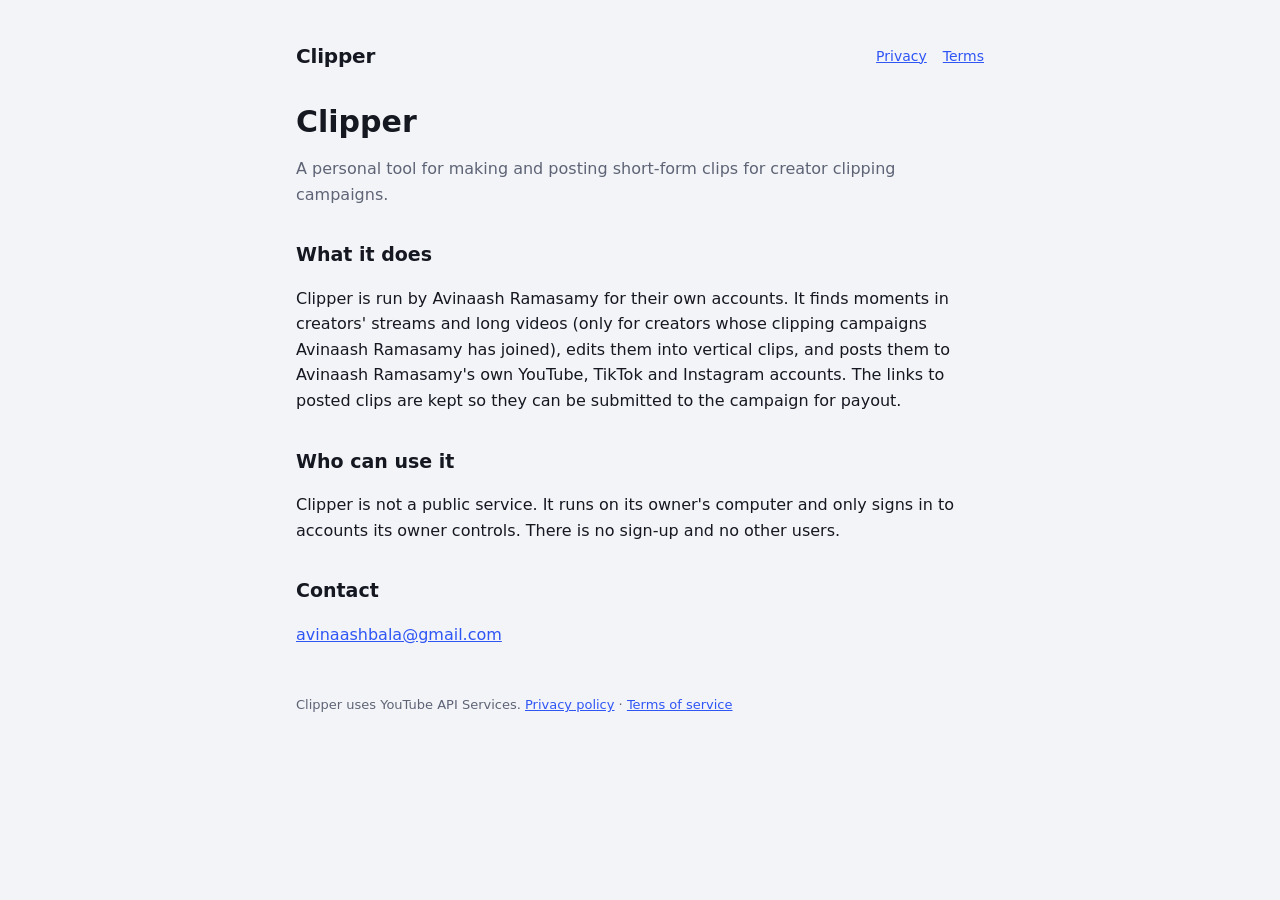
<file: index.html>
<!doctype html>
<html lang="en">
<head>
<meta charset="utf-8"><meta name="viewport" content="width=device-width,initial-scale=1">
<title>Clipper</title>
<link rel="stylesheet" href="style.css">
</head>
<body>
<main>
  <header><a class="brand" href="./">Clipper</a>
    <nav><a href="privacy.html">Privacy</a><a href="terms.html">Terms</a></nav></header>

  <h1>Clipper</h1>
  <p class="muted">A personal tool for making and posting short-form clips for creator clipping campaigns.</p>

  <h2>What it does</h2>
  <p>Clipper is run by Avinaash Ramasamy for their own accounts. It finds moments in creators' streams and long videos (only for creators whose clipping campaigns Avinaash Ramasamy has joined), edits them into vertical clips, and posts them to Avinaash Ramasamy's own YouTube, TikTok and Instagram accounts. The links to posted clips are kept so they can be submitted to the campaign for payout.</p>

  <h2>Who can use it</h2>
  <p>Clipper is not a public service. It runs on its owner's computer and only signs in to accounts its owner controls. There is no sign-up and no other users.</p>

  <h2>Contact</h2>
  <p><a href="mailto:avinaashbala@gmail.com">avinaashbala@gmail.com</a></p>

  <footer>Clipper uses YouTube API Services. <a href="privacy.html">Privacy policy</a> · <a href="terms.html">Terms of service</a></footer>
</main>
</body>
</html>
</file>
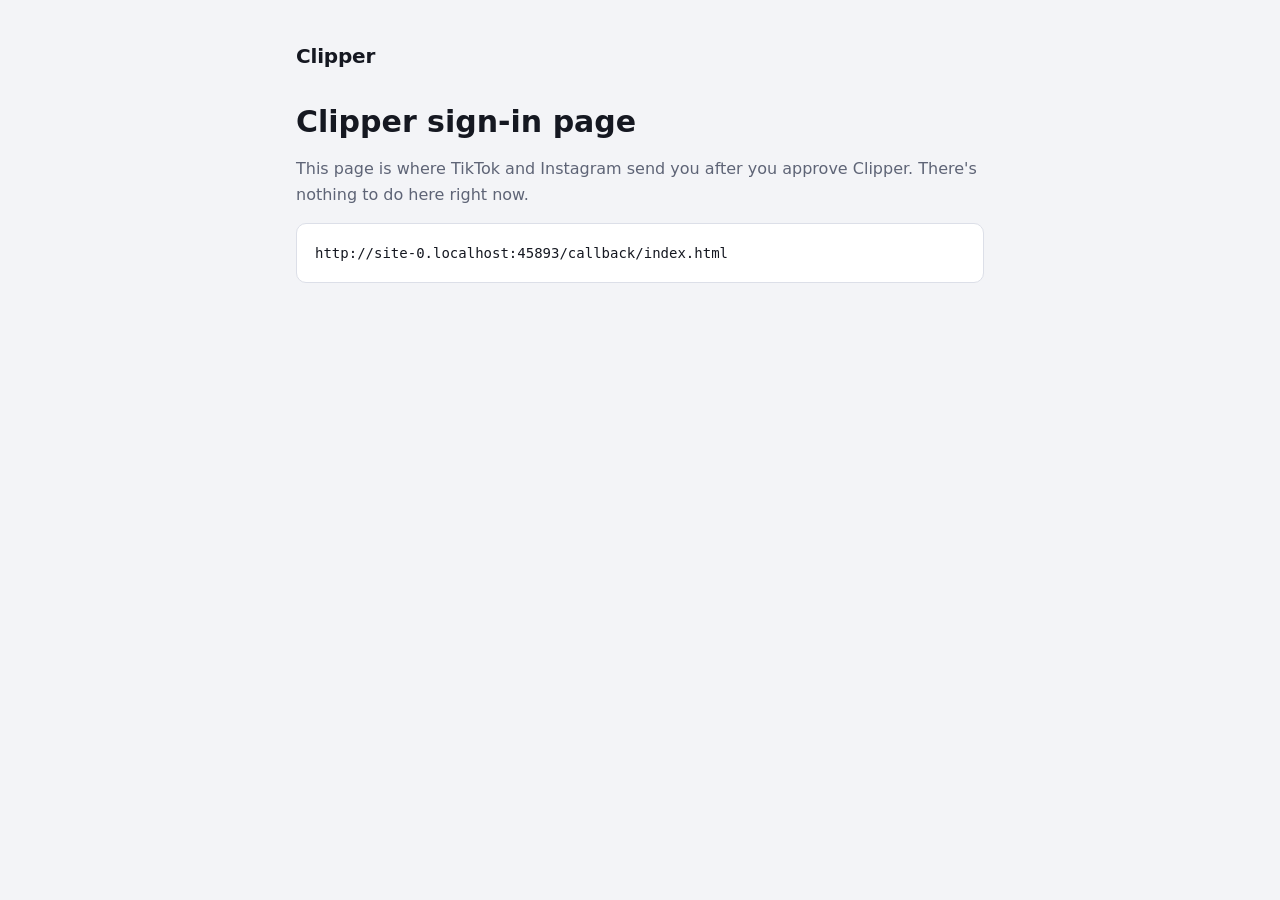
<file: callback/index.html>
<!doctype html>
<html lang="en">
<head>
<meta charset="utf-8"><meta name="viewport" content="width=device-width,initial-scale=1">
<meta name="robots" content="noindex">
<title>Clipper sign-in</title>
<link rel="stylesheet" href="../style.css">
</head>
<body>
<main>
  <header><a class="brand" href="../">Clipper</a></header>
  <h1 id="title">Almost done</h1>
  <p class="muted" id="msg">Copy this page's full address and paste it into the terminal where the sign-in helper is waiting.</p>
  <div class="box"><code id="url"></code></div>
  <button id="copy" type="button">Copy address</button>
  <p class="muted" id="done" hidden>Copied. Paste it into the terminal, then close this tab.</p>
</main>
<script>
  // Shows the address (which carries the one-time sign-in code) so it can be copied.
  // Nothing is sent anywhere; this page has no analytics and makes no requests.
  var href = location.href;
  document.getElementById("url").textContent = href;
  var q = new URLSearchParams(location.search);
  if (q.get("error")) {
    document.getElementById("title").textContent = "Sign-in was cancelled";
    document.getElementById("msg").textContent = "The platform reported: " + (q.get("error_description") || q.get("error")) + ". Run the sign-in helper again.";
  } else if (!q.get("code")) {
    document.getElementById("title").textContent = "Clipper sign-in page";
    document.getElementById("msg").textContent = "This page is where TikTok and Instagram send you after you approve Clipper. There's nothing to do here right now.";
    document.getElementById("copy").hidden = true;
  }
  document.getElementById("copy").addEventListener("click", function () {
    navigator.clipboard.writeText(href).then(function () {
      document.getElementById("done").hidden = false;
    }, function () {
      var r = document.createRange(); r.selectNodeContents(document.getElementById("url"));
      var s = getSelection(); s.removeAllRanges(); s.addRange(r);
    });
  });
</script>
</body>
</html>
</file>
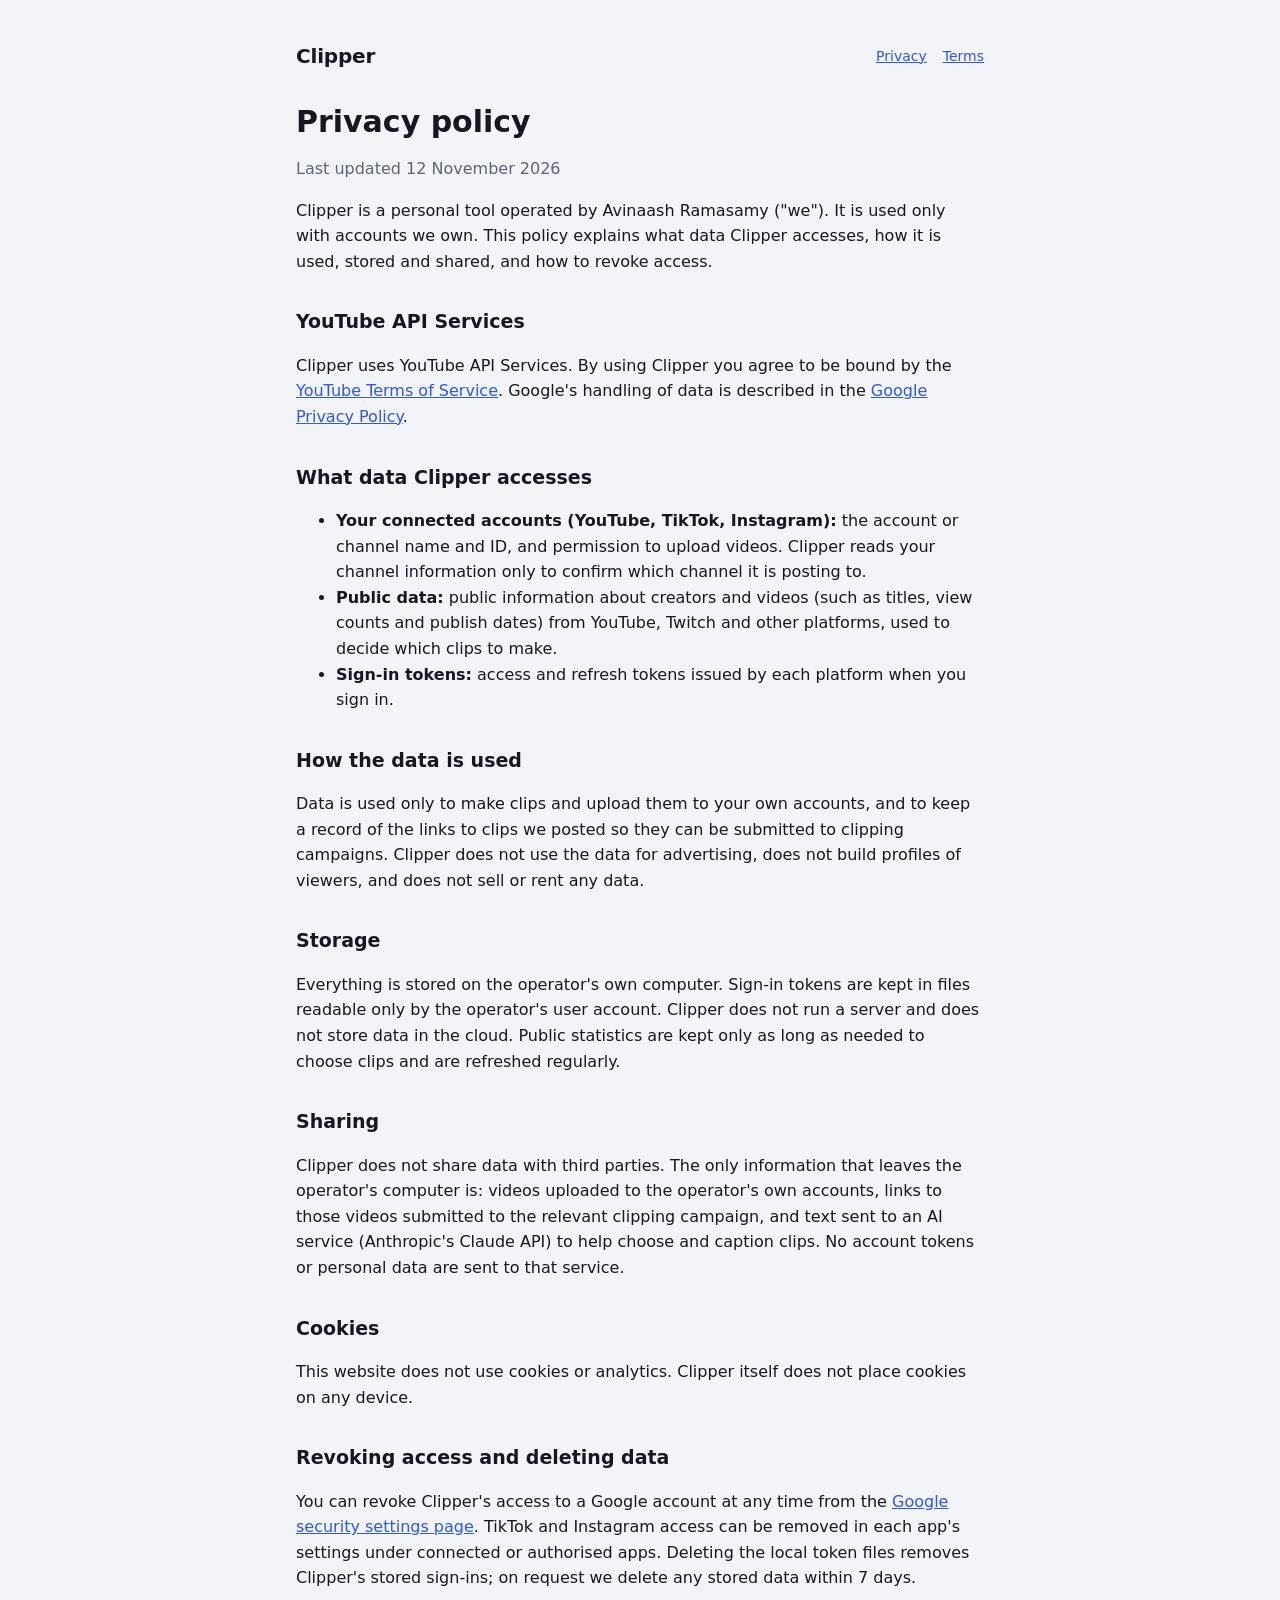
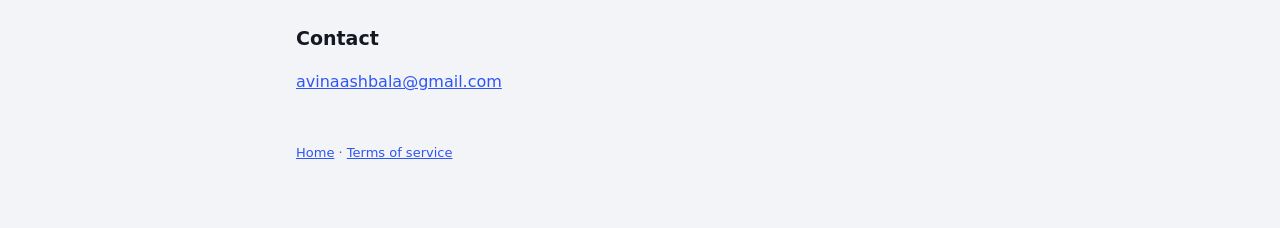
<file: privacy.html>
<!doctype html>
<html lang="en">
<head>
<meta charset="utf-8"><meta name="viewport" content="width=device-width,initial-scale=1">
<title>Clipper Privacy Policy</title>
<link rel="stylesheet" href="style.css">
</head>
<body>
<main>
  <header><a class="brand" href="./">Clipper</a>
    <nav><a href="privacy.html">Privacy</a><a href="terms.html">Terms</a></nav></header>

  <h1>Privacy policy</h1>
  <p class="muted">Last updated 12 November 2026</p>

  <p>Clipper is a personal tool operated by Avinaash Ramasamy ("we"). It is used only with accounts we own. This policy explains what data Clipper accesses, how it is used, stored and shared, and how to revoke access.</p>

  <h2>YouTube API Services</h2>
  <p>Clipper uses YouTube API Services. By using Clipper you agree to be bound by the <a href="https://www.youtube.com/t/terms">YouTube Terms of Service</a>. Google's handling of data is described in the <a href="https://policies.google.com/privacy">Google Privacy Policy</a>.</p>

  <h2>What data Clipper accesses</h2>
  <ul>
    <li><strong>Your connected accounts (YouTube, TikTok, Instagram):</strong> the account or channel name and ID, and permission to upload videos. Clipper reads your channel information only to confirm which channel it is posting to.</li>
    <li><strong>Public data:</strong> public information about creators and videos (such as titles, view counts and publish dates) from YouTube, Twitch and other platforms, used to decide which clips to make.</li>
    <li><strong>Sign-in tokens:</strong> access and refresh tokens issued by each platform when you sign in.</li>
  </ul>

  <h2>How the data is used</h2>
  <p>Data is used only to make clips and upload them to your own accounts, and to keep a record of the links to clips we posted so they can be submitted to clipping campaigns. Clipper does not use the data for advertising, does not build profiles of viewers, and does not sell or rent any data.</p>

  <h2>Storage</h2>
  <p>Everything is stored on the operator's own computer. Sign-in tokens are kept in files readable only by the operator's user account. Clipper does not run a server and does not store data in the cloud. Public statistics are kept only as long as needed to choose clips and are refreshed regularly.</p>

  <h2>Sharing</h2>
  <p>Clipper does not share data with third parties. The only information that leaves the operator's computer is: videos uploaded to the operator's own accounts, links to those videos submitted to the relevant clipping campaign, and text sent to an AI service (Anthropic's Claude API) to help choose and caption clips. No account tokens or personal data are sent to that service.</p>

  <h2>Cookies</h2>
  <p>This website does not use cookies or analytics. Clipper itself does not place cookies on any device.</p>

  <h2>Revoking access and deleting data</h2>
  <p>You can revoke Clipper's access to a Google account at any time from the <a href="https://security.google.com/settings/security/permissions">Google security settings page</a>. TikTok and Instagram access can be removed in each app's settings under connected or authorised apps. Deleting the local token files removes Clipper's stored sign-ins; on request we delete any stored data within 7 days.</p>

  <h2>Contact</h2>
  <p><a href="mailto:avinaashbala@gmail.com">avinaashbala@gmail.com</a></p>

  <footer><a href="./">Home</a> · <a href="terms.html">Terms of service</a></footer>
</main>
</body>
</html>
</file>
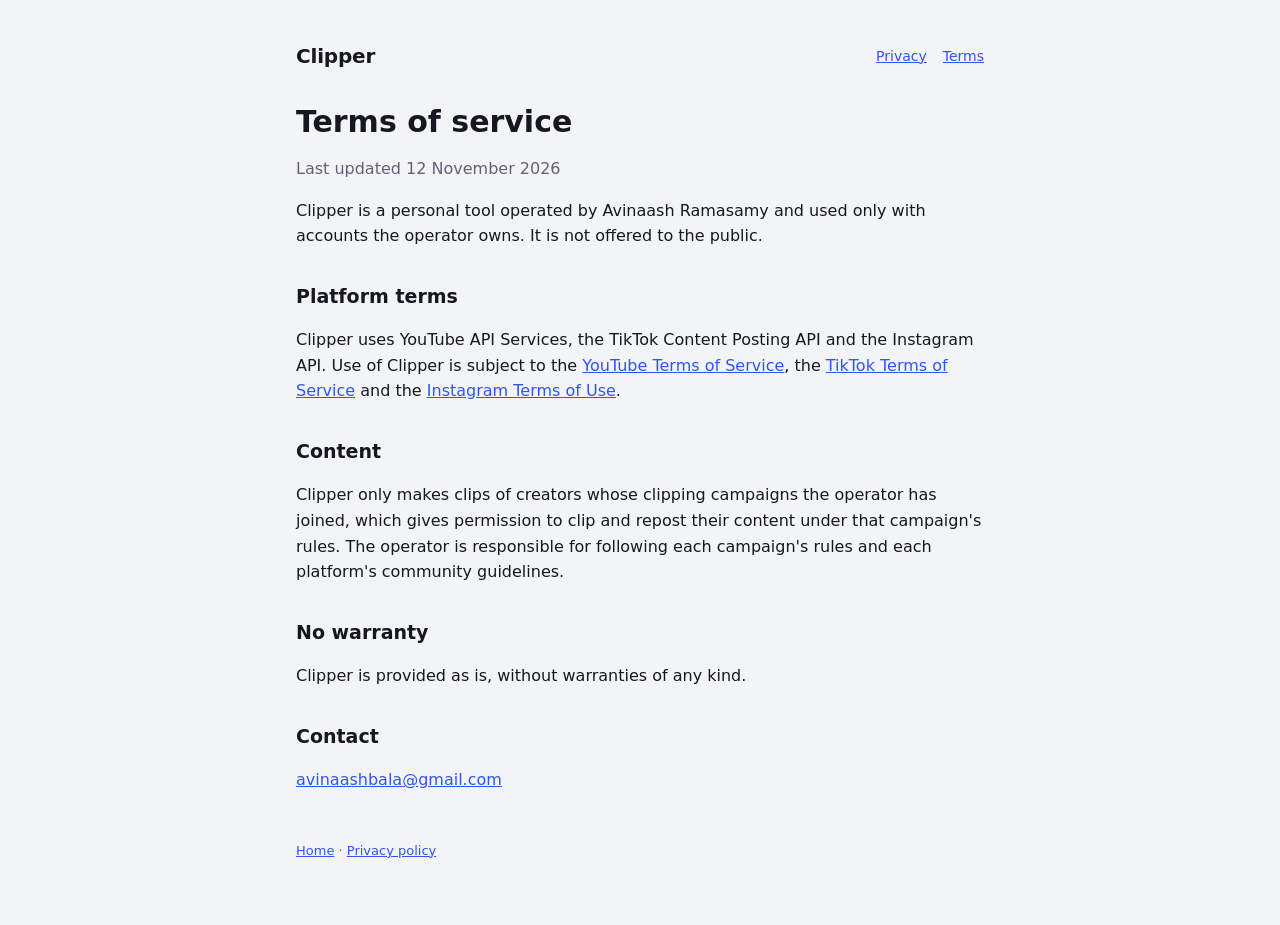
<file: terms.html>
<!doctype html>
<html lang="en">
<head>
<meta charset="utf-8"><meta name="viewport" content="width=device-width,initial-scale=1">
<title>Clipper Terms of Service</title>
<link rel="stylesheet" href="style.css">
</head>
<body>
<main>
  <header><a class="brand" href="./">Clipper</a>
    <nav><a href="privacy.html">Privacy</a><a href="terms.html">Terms</a></nav></header>

  <h1>Terms of service</h1>
  <p class="muted">Last updated 12 November 2026</p>

  <p>Clipper is a personal tool operated by Avinaash Ramasamy and used only with accounts the operator owns. It is not offered to the public.</p>

  <h2>Platform terms</h2>
  <p>Clipper uses YouTube API Services, the TikTok Content Posting API and the Instagram API. Use of Clipper is subject to the <a href="https://www.youtube.com/t/terms">YouTube Terms of Service</a>, the <a href="https://www.tiktok.com/legal/terms-of-service">TikTok Terms of Service</a> and the <a href="https://help.instagram.com/581066165581870">Instagram Terms of Use</a>.</p>

  <h2>Content</h2>
  <p>Clipper only makes clips of creators whose clipping campaigns the operator has joined, which gives permission to clip and repost their content under that campaign's rules. The operator is responsible for following each campaign's rules and each platform's community guidelines.</p>

  <h2>No warranty</h2>
  <p>Clipper is provided as is, without warranties of any kind.</p>

  <h2>Contact</h2>
  <p><a href="mailto:avinaashbala@gmail.com">avinaashbala@gmail.com</a></p>

  <footer><a href="./">Home</a> · <a href="privacy.html">Privacy policy</a></footer>
</main>
</body>
</html>
</file>
<file: style.css>
:root{--bg:#F3F4F7;--panel:#fff;--ink:#151821;--muted:#5E6476;--line:#DCDFE8;--accent:#2F55F5}
@media (prefers-color-scheme:dark){:root{--bg:#0F1117;--panel:#171A23;--ink:#E8EAF1;--muted:#9097AB;--line:#2A2F3D;--accent:#7D95FF;color-scheme:dark}}
*{box-sizing:border-box}
body{margin:0;background:var(--bg);color:var(--ink);font:16px/1.6 system-ui,-apple-system,"Segoe UI",sans-serif}
main{max-width:720px;margin:0 auto;padding:40px max(16px,env(safe-area-inset-left)) 64px}
header{display:flex;justify-content:space-between;align-items:center;gap:16px;flex-wrap:wrap;margin-bottom:32px}
.brand{font-weight:800;font-size:20px;color:var(--ink);text-decoration:none;letter-spacing:-.01em}
nav{display:flex;gap:16px;font-size:14px}
a{color:var(--accent)}
h1{font-size:30px;line-height:1.2;margin:0 0 8px;text-wrap:balance}
h2{font-size:19px;margin:32px 0 8px}
.muted{color:var(--muted)}
.box{background:var(--panel);border:1px solid var(--line);border-radius:10px;padding:16px 18px;overflow-wrap:anywhere}
code{font:14px ui-monospace,Menlo,monospace}
button{background:var(--accent);color:#fff;border:0;border-radius:6px;padding:9px 14px;font:600 14px system-ui;cursor:pointer;margin-top:12px}
footer{margin-top:48px;font-size:13px;color:var(--muted)}
</file>
